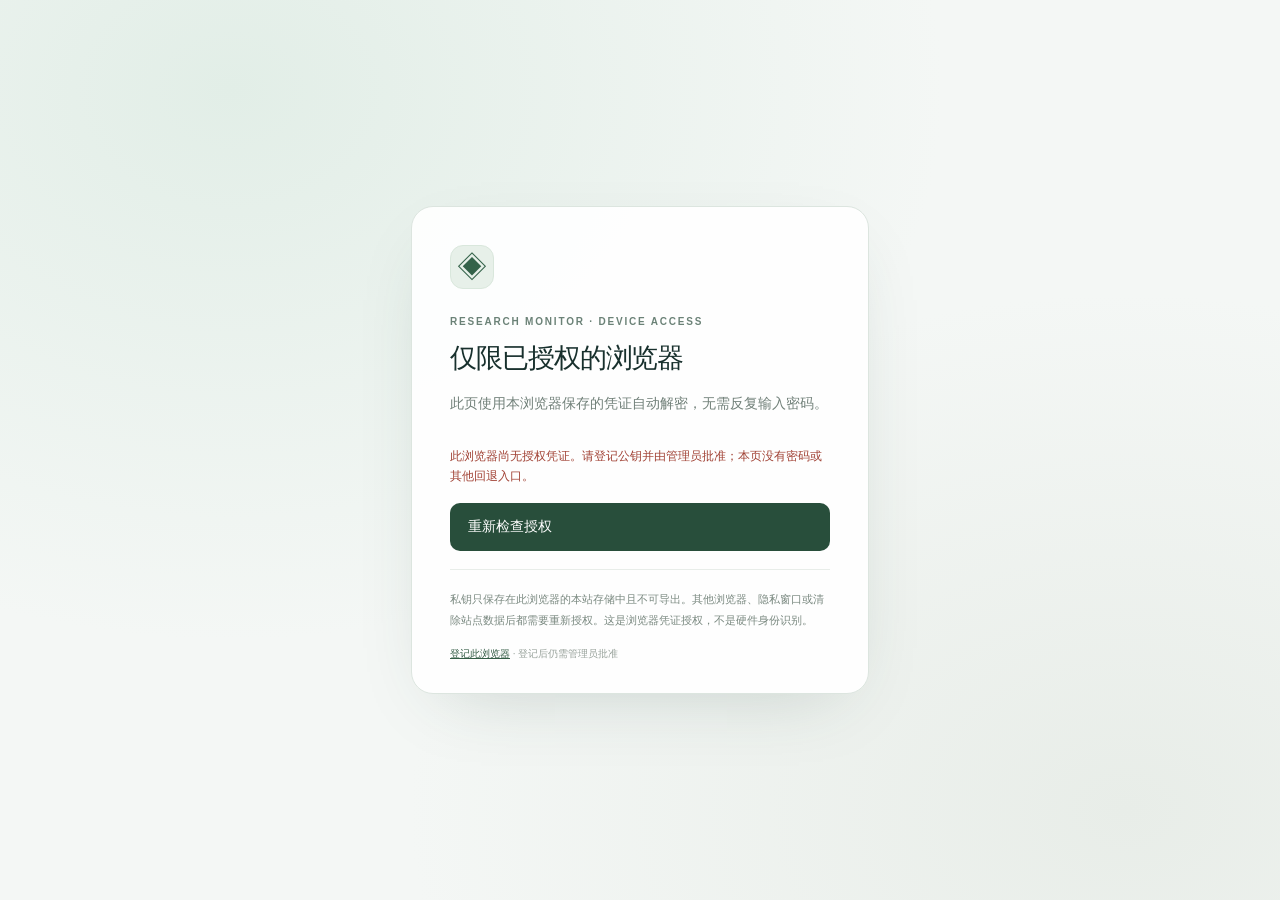
<file: index.html>
<!doctype html>
<html lang="zh-CN">
<head><meta charset="utf-8"><meta name="viewport" content="width=device-width, initial-scale=1"><meta name="referrer" content="no-referrer"><meta name="robots" content="noindex,nofollow,noarchive"><meta http-equiv="Content-Security-Policy" content="default-src 'none'; base-uri 'none'; object-src 'none'; form-action 'none'; script-src 'self' 'sha256-fmh9vLVdCzadjPmizDvQQf9WpYY3745ZHR+EgMtVVSM=' 'sha256-AC32jB8C0MBbAcAf/wLoDDlRDdqV45v6w/FZ3eZc8lc='; script-src-attr 'none'; style-src 'self' 'unsafe-inline' https://fonts.googleapis.com; font-src https://fonts.gstatic.com data:; connect-src 'self' https://huggingface.co https://*.huggingface.co https://hf.co https://*.hf.co; img-src 'self' data: https://huggingface.co https://*.huggingface.co; frame-src 'self' blob:; worker-src 'none'; manifest-src 'none'"><title>研究监控 · 浏览器授权</title><link rel="stylesheet" href="./device-style.css"><script type="module" src="./device-unlock.js"></script></head>
<body>
<main id="gate" class="gate"><section class="access-card" aria-labelledby="title"><div class="brand-mark" aria-hidden="true">◈</div><p class="eyebrow">RESEARCH MONITOR · DEVICE ACCESS</p><h1 id="title">仅限已授权的浏览器</h1><p class="intro">此页使用本浏览器保存的凭证自动解密，无需反复输入密码。</p><p id="status" class="status" role="status" aria-live="polite">正在检查本浏览器的授权…</p><button id="retry-button" class="primary" type="button" hidden>重新检查授权</button><p id="key-identity" class="device-meta"></p><div class="privacy-note"><p>私钥只保存在此浏览器的本站存储中且不可导出。其他浏览器、隐私窗口或清除站点数据后都需要重新授权。这是浏览器凭证授权，不是硬件身份识别。</p></div><p class="method-note"><a href="./enroll.html">登记此浏览器</a> · 登记后仍需管理员批准</p></section></main>
<section id="workspace" class="workspace" hidden aria-label="已解密的研究监控"><header class="workspace-bar"><span><i aria-hidden="true"></i>研究监控 <small>已授权浏览器</small></span><button id="lock-button" type="button">锁定本次页面</button></header><iframe id="dashboard" title="研究监控内容" sandbox="allow-scripts" referrerpolicy="no-referrer"></iframe></section>
</body></html>
</file>
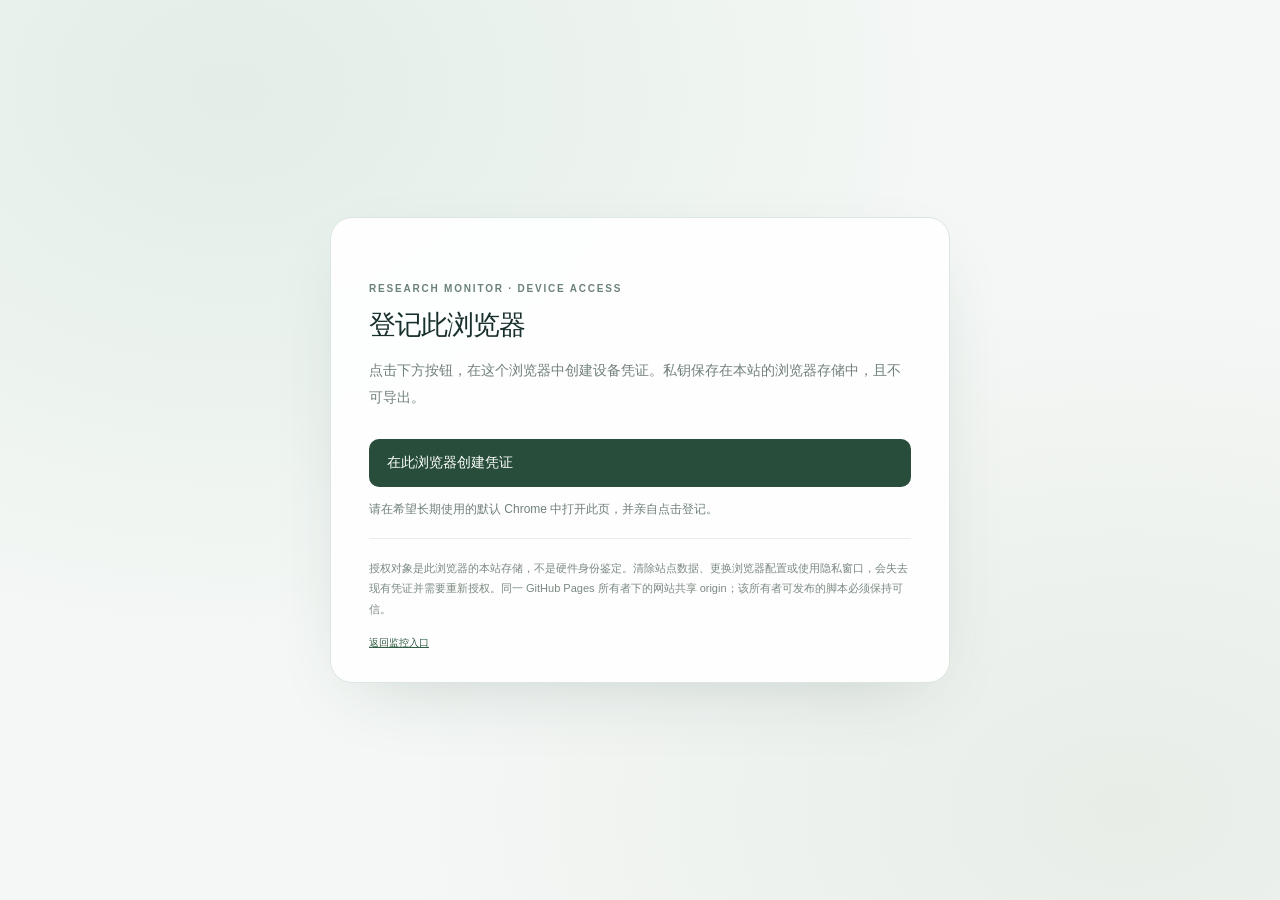
<file: enroll.html>
<!doctype html>
<html lang="zh-CN">
<head>
<meta charset="utf-8"><meta name="viewport" content="width=device-width, initial-scale=1"><meta name="referrer" content="no-referrer"><meta name="robots" content="noindex,nofollow,noarchive">
<meta http-equiv="Content-Security-Policy" content="default-src 'none'; script-src 'self'; style-src 'self'; connect-src 'none'; base-uri 'none'; object-src 'none'; form-action 'none'; frame-src 'none'">
<title>登记此浏览器 · 研究监控</title><link rel="stylesheet" href="./device-style.css"><script type="module" src="./device-enroll.js"></script>
</head>
<body><main class="gate"><section class="access-card enrollment" aria-labelledby="title"><p class="eyebrow">RESEARCH MONITOR · DEVICE ACCESS</p><h1 id="title">登记此浏览器</h1><p class="intro">点击下方按钮，在这个浏览器中创建设备凭证。私钥保存在本站的浏览器存储中，且不可导出。</p><button id="enroll-button" class="primary" type="button">在此浏览器创建凭证</button><p id="status" class="status" role="status" aria-live="polite">请在希望长期使用的默认 Chrome 中打开此页，并亲自点击登记。</p><section id="public-section" hidden><label for="public-enrollment">待管理员登记的公钥信息（不含私钥）</label><textarea id="public-enrollment" readonly rows="13" spellcheck="false" aria-describedby="public-help"></textarea><p id="public-help" class="method-note">提供这段公钥信息后，管理员还需将它加入允许名单并重新发布。生成凭证本身不会获得监控访问权。</p></section><div class="privacy-note"><p>授权对象是此浏览器的本站存储，不是硬件身份鉴定。清除站点数据、更换浏览器配置或使用隐私窗口，会失去现有凭证并需要重新授权。同一 GitHub Pages 所有者下的网站共享 origin；该所有者可发布的脚本必须保持可信。</p></div><p class="method-note"><a href="./">返回监控入口</a></p></section></main></body></html>
</file>
<file: device-style.css>
:root{color-scheme:light;font-family:Inter,-apple-system,BlinkMacSystemFont,"Segoe UI","PingFang SC","Microsoft YaHei",sans-serif;color:#18302d;background:#f4f7f5;font-synthesis:none}*{box-sizing:border-box}body{margin:0}button,input{font:inherit}button{cursor:pointer}[hidden]{display:none!important}.gate{min-height:100svh;display:flex;align-items:center;justify-content:center;flex-direction:column;padding:48px 24px;background:radial-gradient(ellipse at 18% 10%,#e2eee7 0,transparent 48%),radial-gradient(ellipse at 88% 90%,#e8ede8 0,transparent 45%),#f4f7f5}.access-card{width:100%;max-width:458px;padding:38px 38px 30px;background:rgba(255,255,255,.92);border:1px solid #dce5df;border-radius:22px;box-shadow:0 24px 72px -34px #2a4a4040}.brand-mark{width:44px;height:44px;background:#e7f0e9;color:#336249;border:1px solid #d9e7dc;border-radius:13px;display:grid;place-items:center;font-size:30px}.eyebrow{margin:27px 0 12px;font-size:10px;letter-spacing:.18em;font-weight:700;color:#6b8277}h1{margin:0;font-size:27px;line-height:1.45;font-weight:650;letter-spacing:-.04em}.intro{font-size:14px;color:#718079;line-height:1.9;margin:12px 0 29px}label{display:block;font-size:12px;font-weight:600;color:#475f54;margin:0 0 9px}.password-field{display:flex;align-items:center;position:relative}input{width:100%;min-width:0;border:1px solid #d6e0d9;border-radius:10px;background:#f9fbf9;padding:14px 62px 14px 14px;font-size:14px;color:#1c342a;outline:none;transition:border-color .15s,box-shadow .15s}input:focus{border-color:#6a937a;box-shadow:0 0 0 3px #62856d15}input::placeholder{color:#9aa79f}.reveal{position:absolute;right:7px;background:none;border:0;padding:9px;color:#6e8276;font-size:12px}.primary{width:100%;display:flex;justify-content:space-between;align-items:center;margin-top:16px;border:0;border-radius:10px;padding:15px 18px;background:#284e3b;color:#fff;font-size:14px;font-weight:600;transition:background .15s}.primary:hover{background:#1b3c2b}.primary:disabled{opacity:.6;cursor:wait}.status{min-height:20px;margin:12px 0 0;font-size:12px;line-height:1.7;color:#708078}.status[data-error="true"]{color:#a14235}.privacy-note{display:flex;gap:9px;align-items:flex-start;border-top:1px solid #e8ede9;margin-top:18px;padding-top:19px}.privacy-dot{flex:0 0 5px;height:5px;border-radius:50%;background:#73957c;margin-top:7px}.privacy-note p{font-size:11px;line-height:1.9;margin:0;color:#7a8980}.method-note{font-size:10px;color:#98a29b;line-height:1.8;margin:14px 0 0}.gate-footer{font-size:9px;color:#9aa79f;letter-spacing:.15em;margin-top:24px}.gate-footer span{padding:0 9px}.workspace{height:100svh;display:flex;flex-direction:column;background:#f4f7f5}.workspace-bar{display:flex;justify-content:space-between;align-items:center;gap:16px;min-height:49px;padding:9px 20px;background:#fff;border-bottom:1px solid #dce5df;font-size:12px;color:#385647}.workspace-bar>span{display:flex;align-items:center;gap:8px}.workspace-bar i{width:6px;height:6px;background:#569469;border-radius:50%}.workspace-bar small{font-size:10px;color:#91a095;margin-left:6px}.workspace-bar button{padding:7px 10px;border:1px solid #dce5df;border-radius:7px;background:#fff;font-size:11px;color:#526a5a}.workspace iframe{display:block;border:0;width:100%;flex:1;min-height:0;background:#fff}button:focus-visible{outline:3px solid #8eb39b;outline-offset:3px}@media(max-width:520px){.gate{padding:30px 18px}.access-card{padding:29px 24px 25px;border-radius:18px}h1{font-size:24px}.workspace-bar{padding:9px 12px}.workspace-bar small{display:none}}@media(prefers-reduced-motion:reduce){*{transition:none!important}}
.enrollment{max-width:620px}.enrollment textarea{width:100%;resize:vertical;margin-top:8px;padding:12px;border:1px solid #d6e0d9;border-radius:8px;background:#f9fbf9;color:#345041;font:11px/1.5 ui-monospace,monospace;overflow-wrap:anywhere}.enrollment #public-section{margin-top:18px}.method-note a{color:#345d46}.device-meta{font:11px/1.6 ui-monospace,monospace;overflow-wrap:anywhere;color:#8a9a90}
</file>
